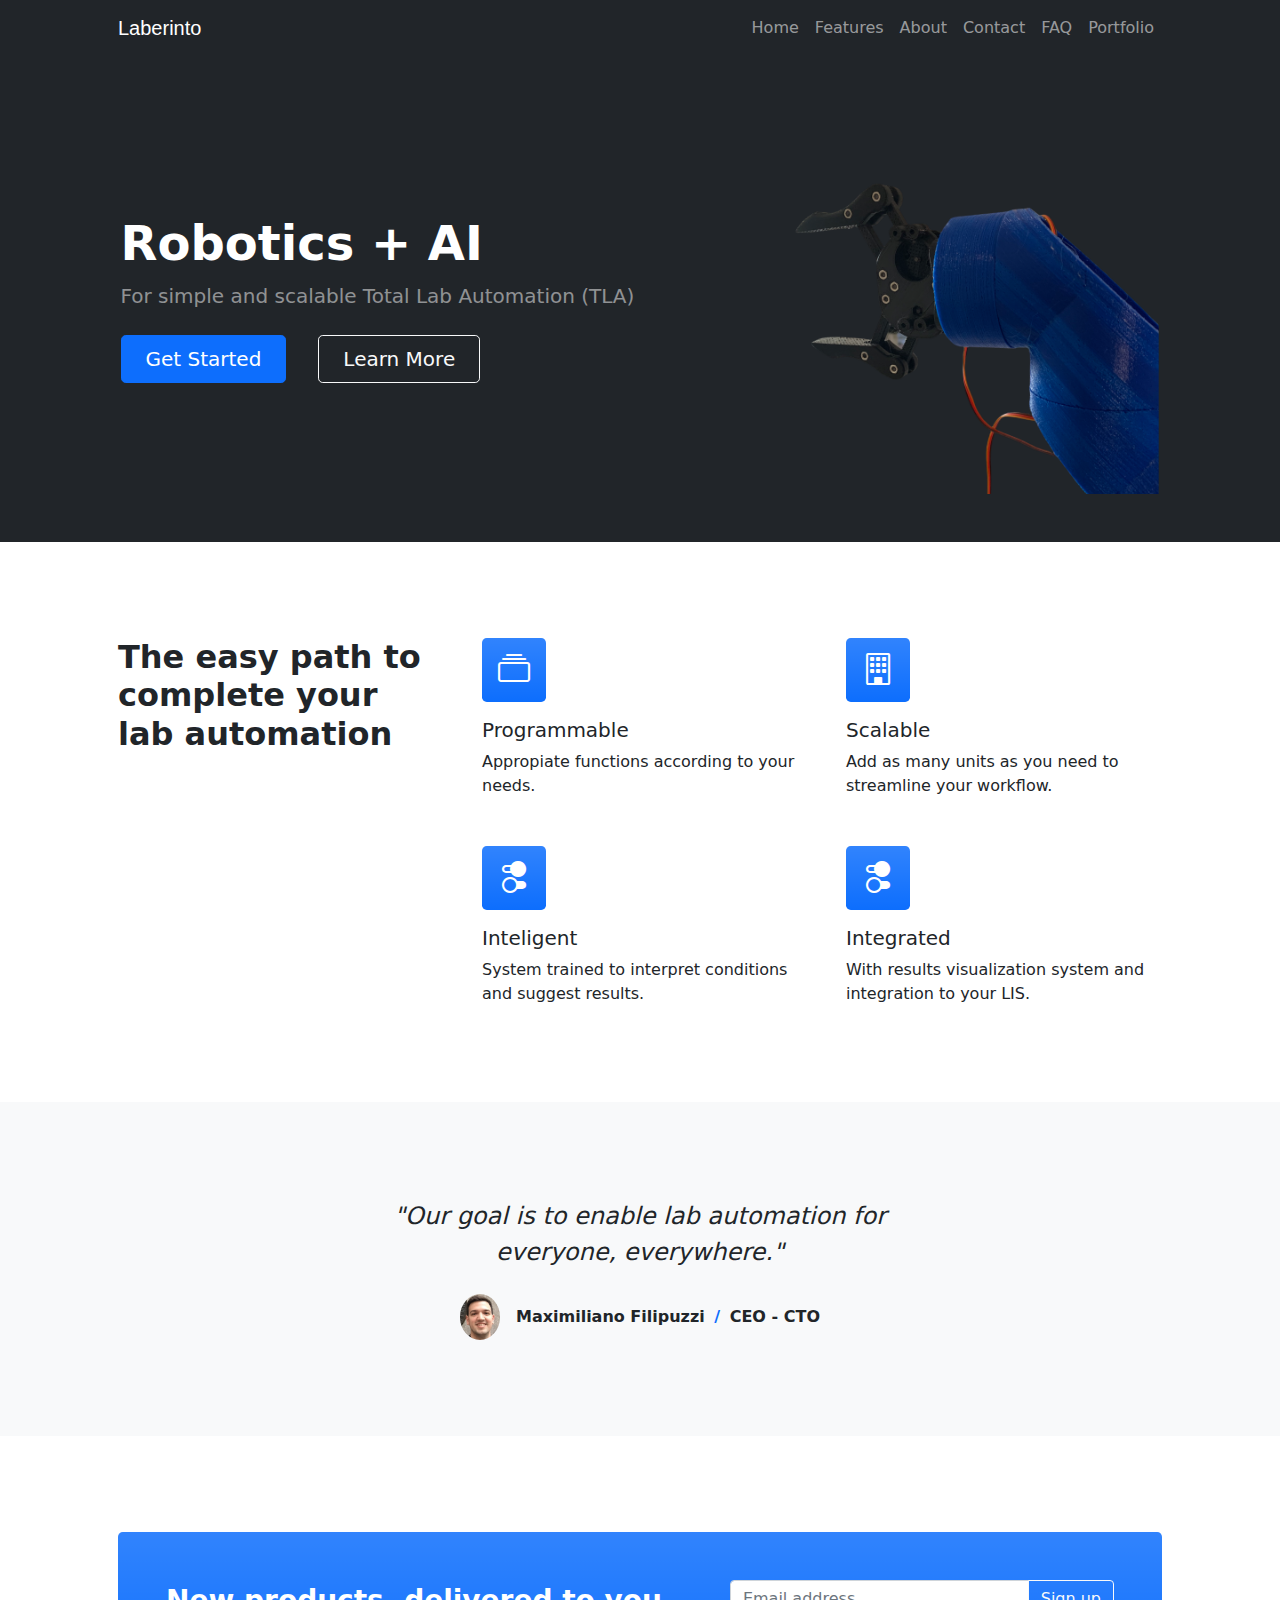
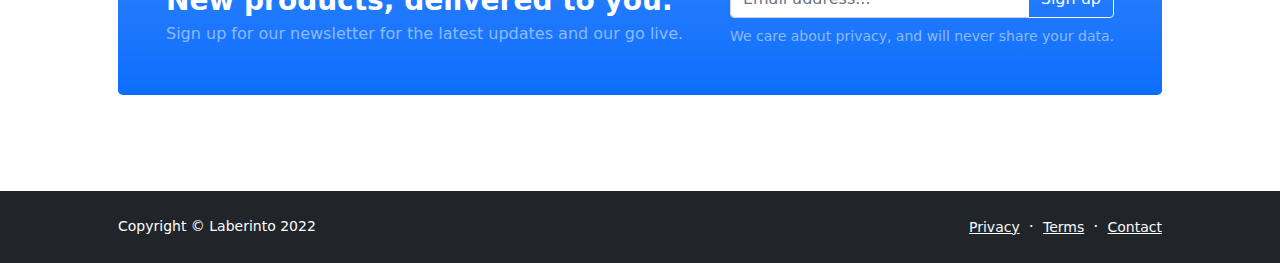
<file: index.html>
<!DOCTYPE html>
<html lang="en">
    <head>
        <meta charset="utf-8" />
        <meta name="viewport" content="width=device-width, initial-scale=1, shrink-to-fit=no" />
        <meta name="description" content="" />
        <meta name="author" content="" />
        <title>Laberinto - Sitio Oficial</title>
        <!-- Favicon-->
        <link rel="icon" type="image/x-icon" href="assets/favicon.ico" />
        <!-- Bootstrap icons-->
        <link href="https://cdn.jsdelivr.net/npm/bootstrap-icons@1.5.0/font/bootstrap-icons.css" rel="stylesheet" />
        <!-- Core theme CSS (includes Bootstrap)-->
        <link href="css/styles.css" rel="stylesheet" />
    </head>
    <body class="d-flex flex-column h-100">
        <main class="flex-shrink-0">
            <!-- Navigation-->
            <nav class="navbar navbar-expand-lg navbar-dark bg-dark">
                <div class="container px-5">
                    <a class="navbar-brand custom-font" href="index.html">Laberinto</a>
                    <button class="navbar-toggler" type="button" data-bs-toggle="collapse" data-bs-target="#navbarSupportedContent" aria-controls="navbarSupportedContent" aria-expanded="false" aria-label="Toggle navigation"><span class="navbar-toggler-icon"></span></button>
                    <div class="collapse navbar-collapse" id="navbarSupportedContent">
                        <ul class="navbar-nav ms-auto mb-2 mb-lg-0">
                            <li class="nav-item"><a class="nav-link" href="index.html">Home</a></li>
                            <li class="nav-item"><a class="nav-link" href="features.html">Features</a></li>
                            <li class="nav-item"><a class="nav-link" href="about.html">About</a></li>
                            <li class="nav-item"><a class="nav-link" href="contact.html">Contact</a></li>
                            <!-- <li class="nav-item"><a class="nav-link" href="pricing.html">Pricing</a></li> -->
                            <li class="nav-item"><a class="nav-link" href="faq.html">FAQ</a></li>
                            <!-- <li class="nav-item dropdown">
                                <a class="nav-link dropdown-toggle" id="navbarDropdownBlog" href="#" role="button" data-bs-toggle="dropdown" aria-expanded="false">Blog</a>
                                <ul class="dropdown-menu dropdown-menu-end" aria-labelledby="navbarDropdownBlog">
                                    <li><a class="dropdown-item" href="blog-home.html">Blog Home</a></li>
                                    <li><a class="dropdown-item" href="blog-post.html">Blog Post</a></li>
                                </ul>
                            </li> -->
                            <li class="nav-item"><a class="nav-link" href="portfolio-overview.html">Portfolio</a></li>
                            <!-- <li class="nav-item dropdown">
                                <a class="nav-link dropdown-toggle" id="navbarDropdownPortfolio" href="#" role="button" data-bs-toggle="dropdown" aria-expanded="false">Portfolio</a>
                                <ul class="dropdown-menu dropdown-menu-end" aria-labelledby="navbarDropdownPortfolio">
                                    <li><a class="dropdown-item" href="portfolio-overview.html">Portfolio Overview</a></li>
                                    <li><a class="dropdown-item" href="portfolio-item.html">Portfolio Item</a></li>
                                </ul>
                            </li> -->
                        </ul>
                    </div>
                </div>
            </nav>
            <!-- Header-->
            <header class="bg-dark py-5">
                <div class="container px-5">
                    <div class="row gx-5 align-items-center justify-content-center">
                        <div class="col-lg-8 col-xl-7 col-xxl-6">
                            <div class="my-5 text-center text-xl-start">
                                <h1 class="display-5 fw-bolder text-white mb-2">Robotics + AI</h1>
                                <p class="lead fw-normal text-white-50 mb-4">For simple and scalable Total Lab Automation (TLA)</p>
                                <div class="d-grid gap-3 d-sm-flex justify-content-sm-center justify-content-xl-start">
                                    <a class="btn btn-primary btn-lg px-4 me-sm-3" href="#features">Get Started</a>
                                    <a class="btn btn-outline-light btn-lg px-4" href="aboutv2.html">Learn More</a>
                                </div>
                            </div>
                        </div>
                        <div class="col-xl-5 col-xxl-6 d-none d-xl-block text-center cropped">
                            <img class="img-fluid rounded-3 my-5" src="media/PhotoRoom_20220316_174454.PNG" alt="..." width="400px" style = "transform: scale(-1,1);" />
                        </div>
                    </div>
                </div>
            </header>
            <!-- Features section-->
            <section class="py-5" id="features">
                <div class="container px-5 my-5">
                    <div class="row gx-5">
                        <div class="col-lg-4 mb-5 mb-lg-0"><h2 class="fw-bolder mb-0">The easy path to complete your lab automation</h2></div>
                        <div class="col-lg-8">
                            <div class="row gx-5 row-cols-1 row-cols-md-2">
                                <div class="col mb-5 h-100">
                                    <div class="feature bg-primary bg-gradient text-white rounded-3 mb-3"><i class="bi bi-collection"></i></div>
                                    <h2 class="h5">Programmable</h2>
                                    <p class="mb-0">Appropiate functions according to your needs.</p>
                                </div>
                                <div class="col mb-5 h-100">
                                    <div class="feature bg-primary bg-gradient text-white rounded-3 mb-3"><i class="bi bi-building"></i></div>
                                    <h2 class="h5">Scalable</h2>
                                    <p class="mb-0">Add as many units as you need to streamline your workflow.</p>
                                </div>
                                <div class="col mb-5 mb-md-0 h-100">
                                    <div class="feature bg-primary bg-gradient text-white rounded-3 mb-3"><i class="bi bi-toggles2"></i></div>
                                    <h2 class="h5">Inteligent</h2>
                                    <p class="mb-0">System trained to interpret conditions and suggest results.</p>
                                </div>
                                <div class="col h-100">
                                    <div class="feature bg-primary bg-gradient text-white rounded-3 mb-3"><i class="bi bi-toggles2"></i></div>
                                    <h2 class="h5">Integrated</h2>
                                    <p class="mb-0">With results visualization system and integration to your LIS.</p>
                                </div>
                            </div>
                        </div>
                    </div>
                </div>
            </section>
            <!-- Testimonial section-->
            <div class="py-5 bg-light">
                <div class="container px-5 my-5">
                    <div class="row gx-5 justify-content-center">
                        <div class="col-lg-10 col-xl-7">
                            <div class="text-center">
                                <div class="fs-4 mb-4 fst-italic">"Our goal is to enable lab automation for everyone, everywhere."</div>
                                <div class="d-flex align-items-center justify-content-center">
                                    <img class="rounded-circle me-3" src="media/maxi.png" alt="..." width="40"/>
                                    <div class="fw-bold">
                                        Maximiliano Filipuzzi
                                        <span class="fw-bold text-primary mx-1">/</span>
                                        CEO - CTO
                                    </div>
                                </div>
                            </div>
                        </div>
                    </div>
                </div>
            </div>
            <!-- Blog preview section-->
            <section class="py-5">
                <div class="container px-5 my-5">
                    <!-- Call to action-->
                    <aside class="bg-primary bg-gradient rounded-3 p-4 p-sm-5 mt-5">
                        <div class="d-flex align-items-center justify-content-between flex-column flex-xl-row text-center text-xl-start">
                            <div class="mb-4 mb-xl-0">
                                <div class="fs-3 fw-bold text-white">New products, delivered to you.</div>
                                <div class="text-white-50">Sign up for our newsletter for the latest updates and our go live.</div>
                            </div>
                            <div class="ms-xl-4">
                                <div class="input-group mb-2">
                                    <input class="form-control" type="text" placeholder="Email address..." aria-label="Email address..." aria-describedby="button-newsletter" />
                                    <button class="btn btn-outline-light" id="button-newsletter" type="button">Sign up</button>
                                </div>
                                <div class="small text-white-50">We care about privacy, and will never share your data.</div>
                            </div>
                        </div>
                    </aside>
                </div>
            </section>
        </main>
        <!-- Footer-->
        <footer class="bg-dark py-4 mt-auto">
            <div class="container px-5">
                <div class="row align-items-center justify-content-between flex-column flex-sm-row">
                    <div class="col-auto"><div class="small m-0 text-white">Copyright &copy; Laberinto 2022</div></div>
                    <div class="col-auto">
                        <a class="link-light small" href="#!">Privacy</a>
                        <span class="text-white mx-1">&middot;</span>
                        <a class="link-light small" href="#!">Terms</a>
                        <span class="text-white mx-1">&middot;</span>
                        <a class="link-light small" href="#!">Contact</a>
                    </div>
                </div>
            </div>
        </footer>
        <!-- Bootstrap core JS-->
        <script src="https://cdn.jsdelivr.net/npm/bootstrap@5.1.3/dist/js/bootstrap.bundle.min.js"></script>
        <!-- Core theme JS-->
        <script src="js/scripts.js"></script>
    </body>
</html>
</file>
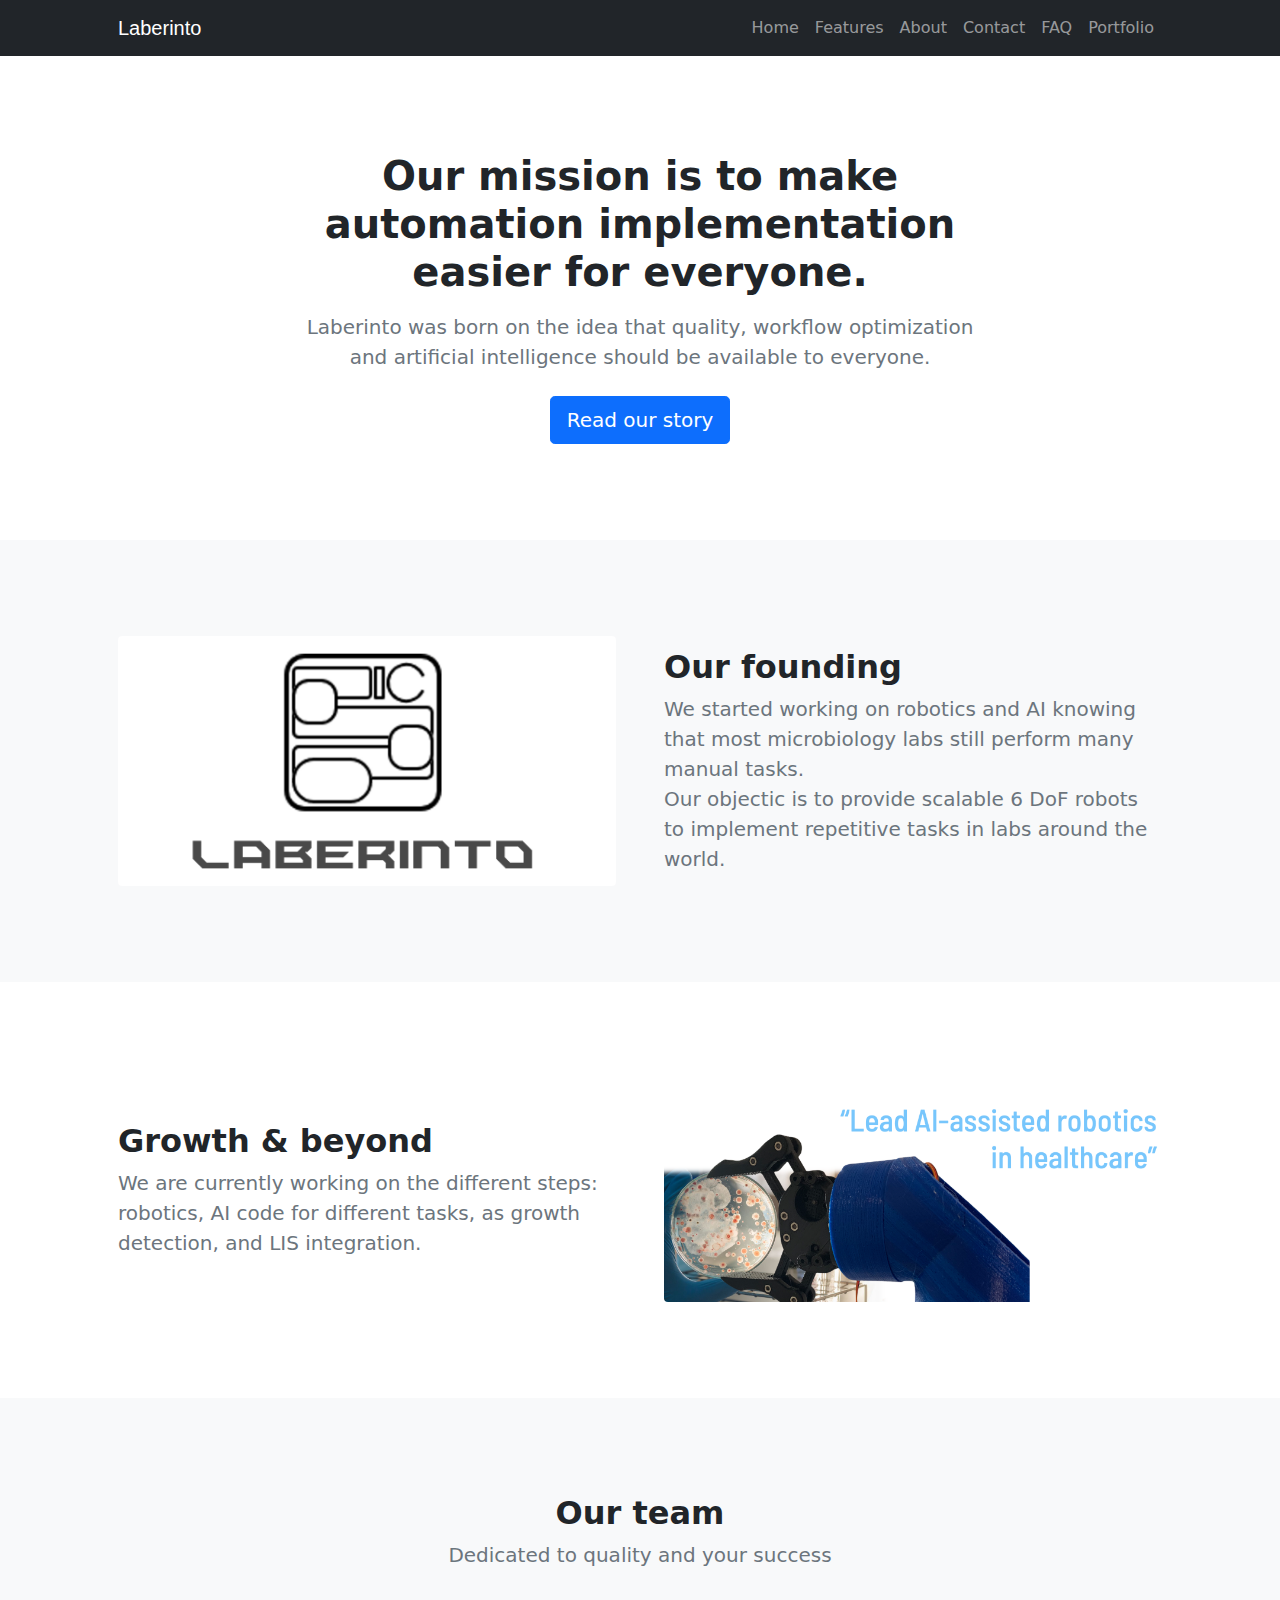
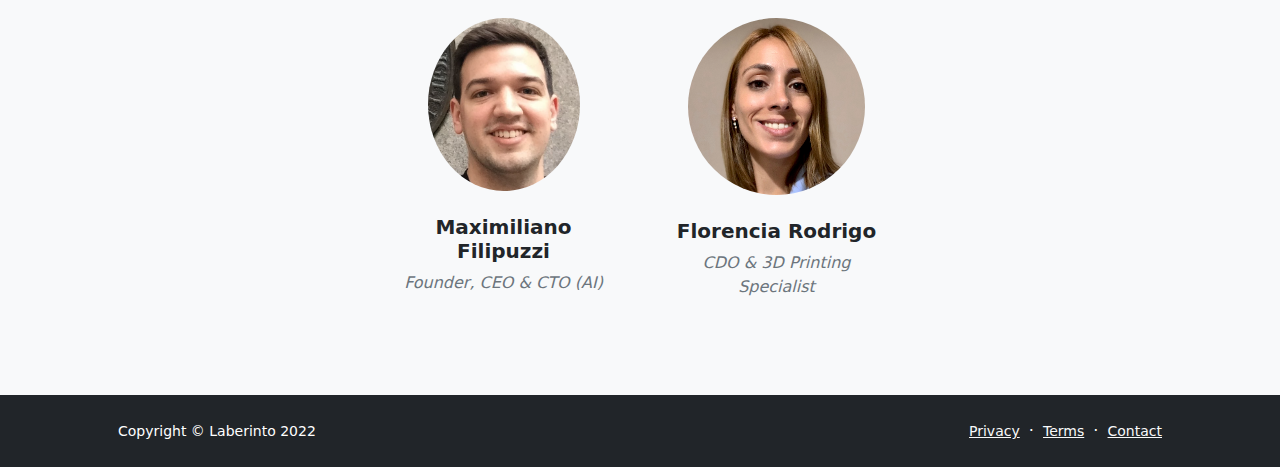
<file: about.html>
<!DOCTYPE html>
<html lang="en">
    <head>
        <meta charset="utf-8" />
        <meta name="viewport" content="width=device-width, initial-scale=1, shrink-to-fit=no" />
        <meta name="description" content="" />
        <meta name="author" content="" />
        <title>Modern Business - Start Bootstrap Template</title>
        <!-- Favicon-->
        <link rel="icon" type="image/x-icon" href="assets/favicon.ico" />
        <!-- Bootstrap icons-->
        <link href="https://cdn.jsdelivr.net/npm/bootstrap-icons@1.5.0/font/bootstrap-icons.css" rel="stylesheet" />
        <!-- Core theme CSS (includes Bootstrap)-->
        <link href="css/styles.css" rel="stylesheet" />
    </head>
    <body class="d-flex flex-column">
        <main class="flex-shrink-0">
            <!-- Navigation-->
            <nav class="navbar navbar-expand-lg navbar-dark bg-dark">
                <div class="container px-5">
                    <a class="navbar-brand custom-font" href="index.html">Laberinto</a>
                    <button class="navbar-toggler" type="button" data-bs-toggle="collapse" data-bs-target="#navbarSupportedContent" aria-controls="navbarSupportedContent" aria-expanded="false" aria-label="Toggle navigation"><span class="navbar-toggler-icon"></span></button>
                    <div class="collapse navbar-collapse" id="navbarSupportedContent">
                        <ul class="navbar-nav ms-auto mb-2 mb-lg-0">
                            <li class="nav-item"><a class="nav-link" href="index.html">Home</a></li>
                            <li class="nav-item"><a class="nav-link" href="features.html">Features</a></li>
                            <li class="nav-item"><a class="nav-link" href="about.html">About</a></li>
                            <li class="nav-item"><a class="nav-link" href="contact.html">Contact</a></li>
                            <li class="nav-item"><a class="nav-link" href="faq.html">FAQ</a></li>
                            <li class="nav-item"><a class="nav-link" href="portfolio-overview.html">Portfolio</a></li>
                        </ul>
                    </div>
                </div>
            </nav>
            <!-- Header-->
            <header class="py-5">
                <div class="container px-5">
                    <div class="row justify-content-center">
                        <div class="col-lg-8 col-xxl-6">
                            <div class="text-center my-5">
                                <h1 class="fw-bolder mb-3">Our mission is to make automation implementation easier for everyone.</h1>
                                <p class="lead fw-normal text-muted mb-4">Laberinto was born on the idea that quality, workflow optimization and artificial intelligence should be available to everyone.</p>
                                <a class="btn btn-primary btn-lg" href="#scroll-target">Read our story</a>
                            </div>
                        </div>
                    </div>
                </div>
            </header>
            <!-- About section one-->
            <section class="py-5 bg-light" id="scroll-target">
                <div class="container px-5 my-5">
                    <div class="row gx-5 align-items-center">
                        <div class="col-lg-6"><img class="img-fluid rounded mb-5 mb-lg-0" src="media/logo2.png" alt="..." /></div>
                        <div class="col-lg-6">
                            <h2 class="fw-bolder">Our founding</h2>
                            <p class="lead fw-normal text-muted mb-0">We started working on robotics and AI knowing that most microbiology labs still perform many manual tasks.</p>
                            <p class="lead fw-normal text-muted mb-0">Our objectic is to provide scalable 6 DoF robots to implement repetitive tasks in labs around the world.</p>
                        </div>
                    </div>
                </div>
            </section>
            <!-- About section two-->
            <section class="py-5">
                <div class="container px-5 my-5">
                    <div class="row gx-5 align-items-center">
                        <div class="col-lg-6 order-first order-lg-last"><img class="img-fluid rounded mb-5 mb-lg-0" src="media/imagen2.png" alt="..." /></div>
                        <div class="col-lg-6">
                            <h2 class="fw-bolder">Growth &amp; beyond</h2>
                            <p class="lead fw-normal text-muted mb-0">We are currently working on the different steps: robotics, AI code for different tasks, as growth detection, and LIS integration.</p>
                        </div>
                    </div>
                </div>
            </section>
            <!-- Team members section-->
            <section class="py-5 bg-light">
                <div class="container px-5 my-5">
                    <div class="text-center">
                        <h2 class="fw-bolder">Our team</h2>
                        <p class="lead fw-normal text-muted mb-5">Dedicated to quality and your success</p>
                    </div>
                    <div class="row gx-5 row-cols-1 row-cols-sm-2 row-cols-xl-4 justify-content-center">
                        <div class="col mb-5 mb-5 mb-xl-0">
                            <div class="text-center">
                                <img class="img-fluid rounded-circle mb-4 px-4" src="media/maxi.png" alt="..." width="200px"/>
                                <h5 class="fw-bolder">Maximiliano Filipuzzi</h5>
                                <div class="fst-italic text-muted">Founder, CEO &amp; CTO (AI)</div>
                            </div>
                        </div>
                        <div class="col mb-5 mb-5 mb-xl-0">
                            <div class="text-center">
                                <img class="img-fluid rounded-circle mb-4 px-4" src="media/flor.png" alt="..." width="300px"/>
                                <h5 class="fw-bolder">Florencia Rodrigo</h5>
                                <div class="fst-italic text-muted">CDO & 3D Printing Specialist</div>
                            </div>
                        </div>
                        <!-- <div class="col mb-5 mb-5 mb-sm-0">
                            <div class="text-center">
                                <img class="img-fluid rounded-circle mb-4 px-4" src="https://dummyimage.com/150x150/ced4da/6c757d" alt="..." />
                                <h5 class="fw-bolder">Juan Manuel Filipuzzi</h5>
                                <div class="fst-italic text-muted">CMO</div>
                            </div>
                        </div> -->
                        <!-- <div class="col mb-5">
                            <div class="text-center">
                                <img class="img-fluid rounded-circle mb-4 px-4" src="media/cmo_vitalink.png" alt="..." width="240px"/>
                                <h5 class="fw-bolder">Juan Manuel Filipuzzi</h5>
                                <div class="fst-italic text-muted">CMO</div>
                            </div>
                        </div> -->
                    </div>
                </div>
            </section>
        </main>
        <!-- Footer-->
        <footer class="bg-dark py-4 mt-auto">
            <div class="container px-5">
                <div class="row align-items-center justify-content-between flex-column flex-sm-row">
                    <div class="col-auto"><div class="small m-0 text-white">Copyright &copy; Laberinto 2022</div></div>
                    <div class="col-auto">
                        <a class="link-light small" href="#!">Privacy</a>
                        <span class="text-white mx-1">&middot;</span>
                        <a class="link-light small" href="#!">Terms</a>
                        <span class="text-white mx-1">&middot;</span>
                        <a class="link-light small" href="#!">Contact</a>
                    </div>
                </div>
            </div>
        </footer>
        <!-- Bootstrap core JS-->
        <script src="https://cdn.jsdelivr.net/npm/bootstrap@5.1.3/dist/js/bootstrap.bundle.min.js"></script>
        <!-- Core theme JS-->
        <script src="js/scripts.js"></script>
    </body>
</html>
</file>
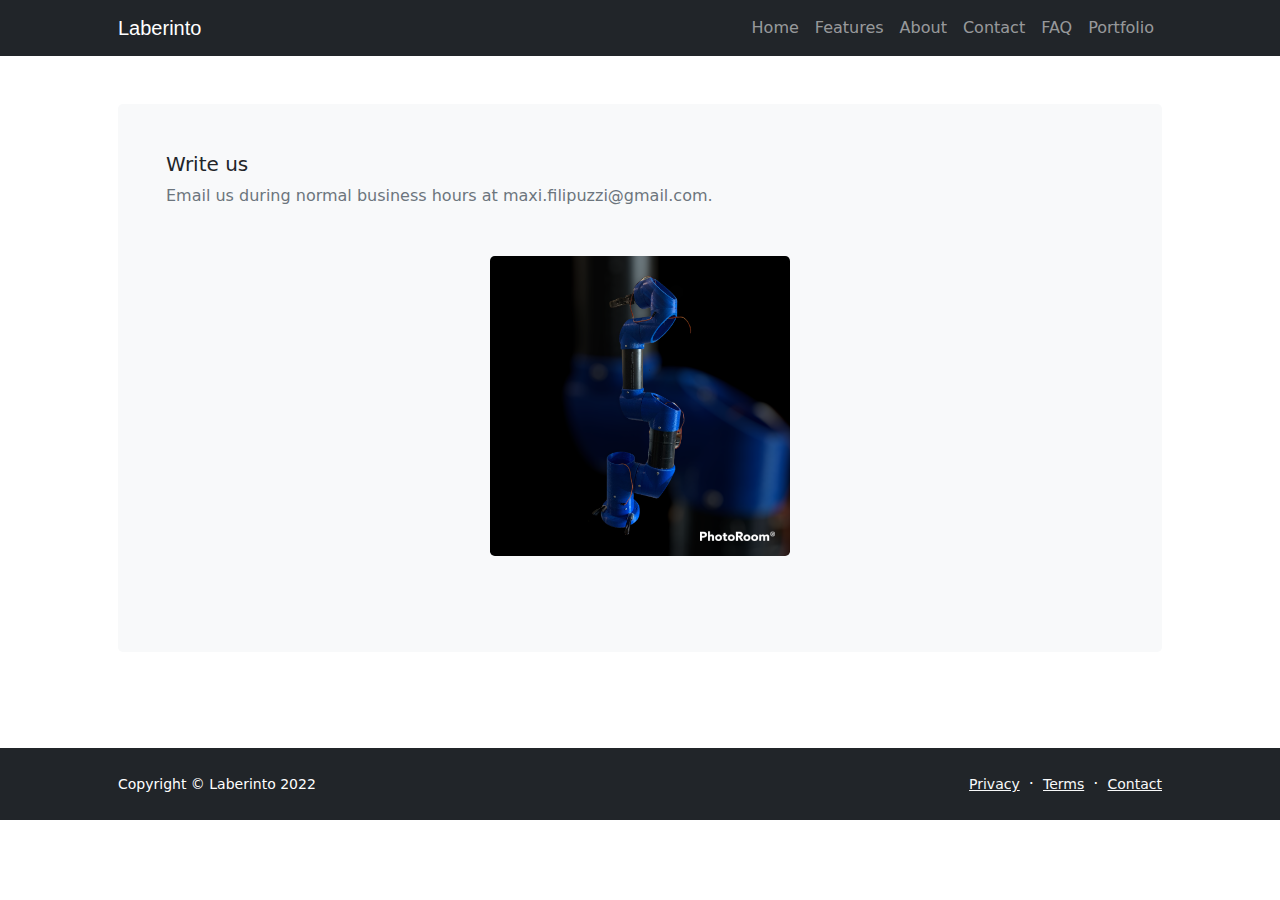
<file: contact.html>
<!DOCTYPE html>
<html lang="en">
    <head>
        <meta charset="utf-8" />
        <meta name="viewport" content="width=device-width, initial-scale=1, shrink-to-fit=no" />
        <meta name="description" content />
        <meta name="author" content />
        <title>Modern Business - Start Bootstrap Template</title>
        <!-- Favicon-->
        <link rel="icon" type="image/x-icon" href="assets/favicon.ico" />
        <!-- Bootstrap icons-->
        <link href="https://cdn.jsdelivr.net/npm/bootstrap-icons@1.5.0/font/bootstrap-icons.css" rel="stylesheet" />
        <!-- Core theme CSS (includes Bootstrap)-->
        <link href="css/styles.css" rel="stylesheet" />
    </head>
    <body class="d-flex flex-column">
        <main class="flex-shrink-0">
            <!-- Navigation-->
            <nav class="navbar navbar-expand-lg navbar-dark bg-dark">
                <div class="container px-5">
                    <a class="navbar-brand custom-font" href="index.html">Laberinto</a>
                    <button class="navbar-toggler" type="button" data-bs-toggle="collapse" data-bs-target="#navbarSupportedContent" aria-controls="navbarSupportedContent" aria-expanded="false" aria-label="Toggle navigation"><span class="navbar-toggler-icon"></span></button>
                    <div class="collapse navbar-collapse" id="navbarSupportedContent">
                        <ul class="navbar-nav ms-auto mb-2 mb-lg-0">
                            <li class="nav-item"><a class="nav-link" href="index.html">Home</a></li>
                            <li class="nav-item"><a class="nav-link" href="features.html">Features</a></li>
                            <li class="nav-item"><a class="nav-link" href="about.html">About</a></li>
                            <li class="nav-item"><a class="nav-link" href="contact.html">Contact</a></li>
                            <li class="nav-item"><a class="nav-link" href="faq.html">FAQ</a></li>
                            <li class="nav-item"><a class="nav-link" href="portfolio-overview.html">Portfolio</a></li>
                        </ul>
                    </div>
                </div>
            </nav>
            <!-- Page content-->
            <section class="py-5">
                <div class="container px-5">
                    <!-- Contact form-->
                    <div class="bg-light rounded-3 py-5 px-4 px-md-5 mb-5 align-self-center justify-content-center">
                        <div class="h5">Write us</div>
                        <p class="text-muted mb-0">Email us during normal business hours at maxi.filipuzzi@gmail.com.</p>
                        <img class="img-fluid rounded-3 my-5" src="media/PhotoRoom_20220316_174207.PNG" alt="..." width="300px" style="display: block; margin-left: auto; margin-right: auto;"/>
                    </div>
                    <!-- Contact cards-->
                    <!-- <div class="row gx-5 row-cols-2 row-cols-lg-4 py-5">
                        <div class="col">
                            <div class="feature bg-primary bg-gradient text-white rounded-3 mb-3"><i class="bi bi-chat-dots"></i></div>
                            <div class="h5 mb-2">Chat with us</div>
                            <p class="text-muted mb-0">Chat live with one of our support specialists.</p>
                        </div>
                        <div class="col">
                            <div class="feature bg-primary bg-gradient text-white rounded-3 mb-3"><i class="bi bi-people"></i></div>
                            <div class="h5">Ask the community</div>
                            <p class="text-muted mb-0">Explore our community forums and communicate with other users.</p>
                        </div>
                        <div class="col">
                            <div class="feature bg-primary bg-gradient text-white rounded-3 mb-3"><i class="bi bi-question-circle"></i></div>
                            <div class="h5">Support center</div>
                            <p class="text-muted mb-0">Browse FAQ's and support articles to find solutions.</p>
                        </div>
                        <div class="col">
                            <div class="feature bg-primary bg-gradient text-white rounded-3 mb-3"><i class="bi bi-telephone"></i></div>
                            <div class="h5">Write us</div>
                            <p class="text-muted mb-0">Email us during normal business hours at maxi.filipuzzi@gmail.com.</p>
                        </div>
                    </div> -->
                </div>
            </section>
        </main>
        <!-- Footer-->
        <footer class="bg-dark py-4 mt-auto">
            <div class="container px-5">
                <div class="row align-items-center justify-content-between flex-column flex-sm-row">
                    <div class="col-auto"><div class="small m-0 text-white">Copyright &copy; Laberinto 2022</div></div>
                    <div class="col-auto">
                        <a class="link-light small" href="#!">Privacy</a>
                        <span class="text-white mx-1">&middot;</span>
                        <a class="link-light small" href="#!">Terms</a>
                        <span class="text-white mx-1">&middot;</span>
                        <a class="link-light small" href="#!">Contact</a>
                    </div>
                </div>
            </div>
        </footer>
        <!-- Bootstrap core JS-->
        <script src="https://cdn.jsdelivr.net/npm/bootstrap@5.1.3/dist/js/bootstrap.bundle.min.js"></script>
        <!-- Core theme JS-->
        <script src="js/scripts.js"></script>
        <!-- * * * * * * * * * * * * * * * * * * * * * * * * * * * * * * * * * * * * * * * *-->
        <!-- * *                               SB Forms JS                               * *-->
        <!-- * * Activate your form at https://startbootstrap.com/solution/contact-forms * *-->
        <!-- * * * * * * * * * * * * * * * * * * * * * * * * * * * * * * * * * * * * * * * *-->
        <script src="https://cdn.startbootstrap.com/sb-forms-latest.js"></script>
    </body>
</html>
</file>
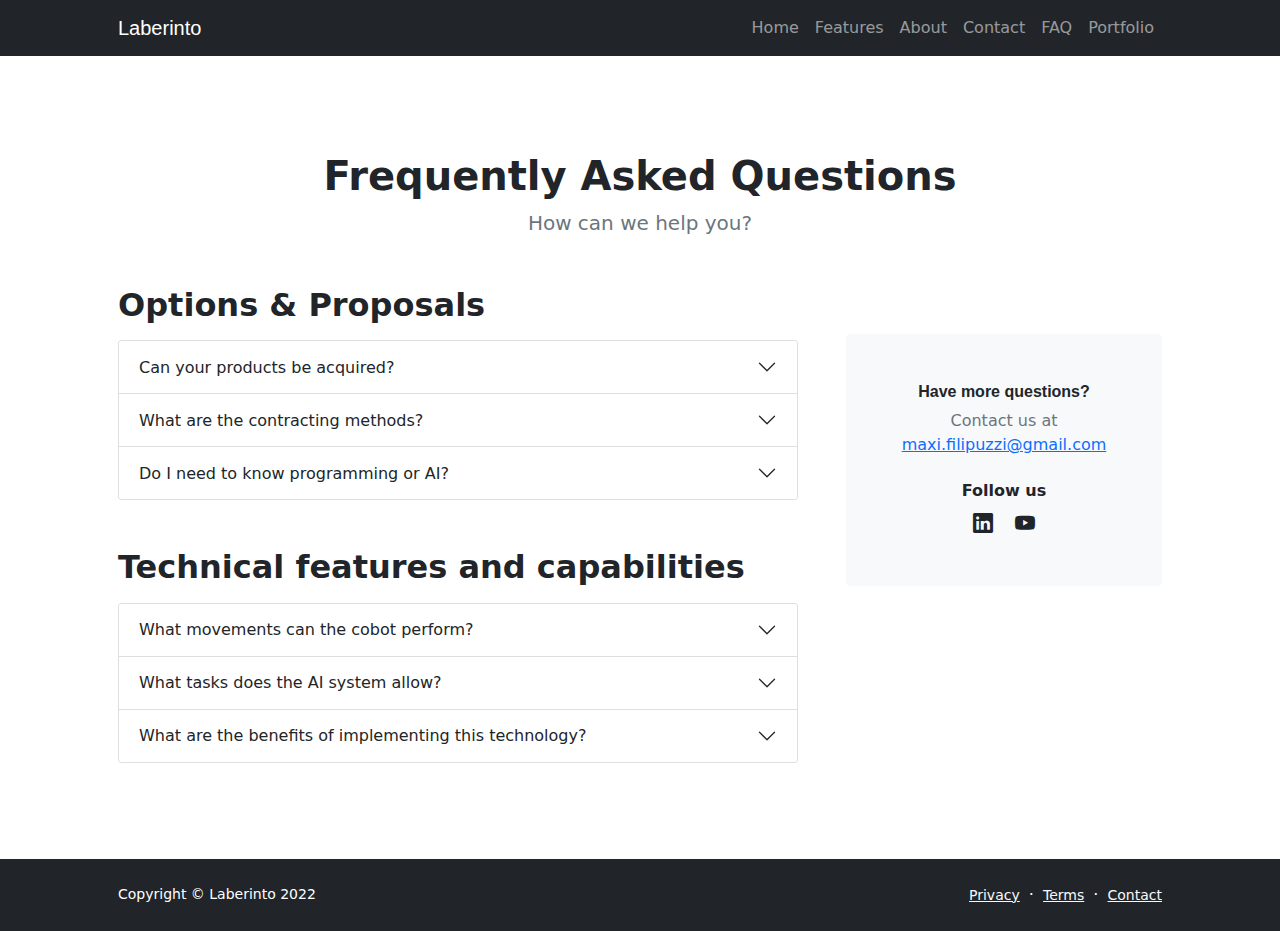
<file: faq.html>
<!DOCTYPE html>
<html lang="en">
    <head>
        <meta charset="utf-8" />
        <meta name="viewport" content="width=device-width, initial-scale=1, shrink-to-fit=no" />
        <meta name="description" content="" />
        <meta name="author" content="" />
        <title>Modern Business - Start Bootstrap Template</title>
        <!-- Favicon-->
        <link rel="icon" type="image/x-icon" href="assets/favicon.ico" />
        <!-- Bootstrap icons-->
        <link href="https://cdn.jsdelivr.net/npm/bootstrap-icons@1.5.0/font/bootstrap-icons.css" rel="stylesheet" />
        <!-- Core theme CSS (includes Bootstrap)-->
        <link href="css/styles.css" rel="stylesheet" />
        <link href="http://fonts.cdnfonts.com/css/nechao-sharp" rel="stylesheet">
        <style>
            @import url('http://fonts.cdnfonts.com/css/nechao-sharp');
        </style>
    </head>
    <body class="d-flex flex-column h-100">
        <main class="flex-shrink-0">
            <!-- Navigation-->
            <nav class="navbar navbar-expand-lg navbar-dark bg-dark">
                <div class="container px-5">
                    <a class="navbar-brand custom-font" href="index.html">Laberinto</a>
                    <button class="navbar-toggler" type="button" data-bs-toggle="collapse" data-bs-target="#navbarSupportedContent" aria-controls="navbarSupportedContent" aria-expanded="false" aria-label="Toggle navigation"><span class="navbar-toggler-icon"></span></button>
                    <div class="collapse navbar-collapse" id="navbarSupportedContent">
                        <ul class="navbar-nav ms-auto mb-2 mb-lg-0">
                            <li class="nav-item"><a class="nav-link" href="index.html">Home</a></li>
                            <li class="nav-item"><a class="nav-link" href="features.html">Features</a></li>
                            <li class="nav-item"><a class="nav-link" href="about.html">About</a></li>
                            <li class="nav-item"><a class="nav-link" href="contact.html">Contact</a></li>
                            <li class="nav-item"><a class="nav-link" href="faq.html">FAQ</a></li>
                            <li class="nav-item"><a class="nav-link" href="portfolio-overview.html">Portfolio</a></li>
                        </ul>
                    </div>
                </div>
            </nav>
            <!-- Page Content-->
            <section class="py-5">
                <div class="container px-5 my-5">
                    <div class="text-center mb-5">
                        <h1 class="fw-bolder">Frequently Asked Questions</h1>
                        <p class="lead fw-normal text-muted mb-0">How can we help you?</p>
                    </div>
                    <div class="row gx-5">
                        <div class="col-xl-8">
                            <!-- FAQ Accordion 1-->
                            <h2 class="fw-bolder mb-3">Options &amp; Proposals</h2>
                            <div class="accordion mb-5" id="accordionExample">
                                <div class="accordion-item">
                                    <h3 class="accordion-header" id="headingOne"><button class="accordion-button collapsed" type="button" data-bs-toggle="collapse" data-bs-target="#collapseOne" aria-expanded="true" aria-controls="collapseOne">Can your products be acquired?</button></h3>
                                    <div class="accordion-collapse collapse" id="collapseOne" aria-labelledby="headingOne" data-bs-parent="#accordionExample">
                                        <div class="accordion-body">
                                            <strong>Not yet, sorry.</strong>
                                            We are still working on the first release, while getting funding to go-live in Argentina and the rest of LATAM.
                                            As soon as we are ready to start with our cobot and AI solution, we will let you know! (remember to sign up for our newsletter).
                                        </div>
                                    </div>
                                </div>
                                <div class="accordion-item">
                                    <h3 class="accordion-header" id="headingTwo"><button class="accordion-button collapsed" type="button" data-bs-toggle="collapse" data-bs-target="#collapseTwo" aria-expanded="false" aria-controls="collapseTwo">What are the contracting methods?</button></h3>
                                    <div class="accordion-collapse collapse" id="collapseTwo" aria-labelledby="headingTwo" data-bs-parent="#accordionExample">
                                        <div class="accordion-body">
                                            <strong>Based on your needs, our cobot will be available to purchase or rent.</strong>
                                            Each of our modalities will be accompanied by a service proposal to accompany you in your learning and programming of the tasks to be carried out.
                                            On the other hand, the base computer system will be provided free of charge, for a correct functioning of the cobot, and additional features can be enabled as required.
                                        </div>
                                    </div>
                                </div>
                                <div class="accordion-item">
                                    <h3 class="accordion-header" id="headingThree"><button class="accordion-button collapsed" type="button" data-bs-toggle="collapse" data-bs-target="#collapseThree" aria-expanded="false" aria-controls="collapseThree">Do I need to know programming or AI?</button></h3>
                                    <div class="accordion-collapse collapse" id="collapseThree" aria-labelledby="headingThree" data-bs-parent="#accordionExample">
                                        <div class="accordion-body">
                                            <strong>Not at all!</strong>
                                            Our team will help you to "let the cobot know" how to do each task. On the other hand, if you want to teach your cobot, the system allow you to create a worflow of different moves to develop a pattern.
                                            If you need more "complicated" movements (that the cobot is able to do), we will help you with the configuration.
                                        </div>
                                    </div>
                                </div>
                            </div>
                            <!-- FAQ Accordion 2-->
                            <h2 class="fw-bolder mb-3">Technical features and capabilities</h2>
                            <div class="accordion mb-5 mb-xl-0" id="accordionExample2">
                                <div class="accordion-item">
                                    <h3 class="accordion-header" id="headingFour"><button class="accordion-button collapsed" type="button" data-bs-toggle="collapse" data-bs-target="#collapseFour" aria-expanded="true" aria-controls="collapseFour">What movements can the cobot perform?</button></h3>
                                    <div class="accordion-collapse collapse" id="collapseFour" aria-labelledby="headingFour" data-bs-parent="#accordionExample2">
                                        <div class="accordion-body">
                                            <strong>This is a 6 DOF Robotic Arm.</strong>
                                            Our cobot consists of six servo motors, corresponding to the arm, elbow, wrist (2 degrees of freedom), five joints and one rotating base in all. Each joint can move in a certain range, and the base can be rotated about 180 degrees.
                                            Six degrees of freedom refers to movement in three-dimensional space, that is, the ability to move forward/backward, up/down, left/right, combined with rotation about three perpendicular axes.
                                            The only thing we cannot do is translation ... yet.
                                        </div>
                                    </div>
                                </div>
                                <div class="accordion-item">
                                    <h3 class="accordion-header" id="headingFive"><button class="accordion-button collapsed" type="button" data-bs-toggle="collapse" data-bs-target="#collapseFive" aria-expanded="false" aria-controls="collapseFive">What tasks does the AI system allow?</button></h3>
                                    <div class="accordion-collapse collapse" id="collapseFive" aria-labelledby="headingFive" data-bs-parent="#accordionExample2">
                                        <div class="accordion-body">
                                            <strong>Our laboratory automation solution is  positioned to offer standardized and scalable solutions.</strong>
                                            Including inoculation, incubation, plate imaging and much more.
                                            This will enable laboratories to improve the quality and accuracy of results through standardization of work.
                                        </div>
                                    </div>
                                </div>
                                <div class="accordion-item">
                                    <h3 class="accordion-header" id="headingSix"><button class="accordion-button collapsed" type="button" data-bs-toggle="collapse" data-bs-target="#collapseSix" aria-expanded="false" aria-controls="collapseSix">What are the benefits of implementing this technology?</button></h3>
                                    <div class="accordion-collapse collapse" id="collapseSix" aria-labelledby="headingSix" data-bs-parent="#accordionExample2">
                                        <div class="accordion-body">
                                            <strong>We understand that laboratories are challenged to meet the needs of their customers with continuously evolving sample volumes, shortages of qualified staff, increasing financial pressure from reduced budgets and changing diagnostic methods.</strong>
                                            Our solution helps prepare laboratories to meet these changing demands and achieve efficient, timely and cost-effective clinical bacteriological testing.
                                            We aim to maximize labor productivity, improve laboratory workflow, manage increased testing volumes and potentially impact turnaround time. Staff can then spend their valuable time working on significant cultures and less time on laborious and monotonous tasks.
                                        </div>
                                    </div>
                                </div>
                            </div>
                        </div>
                        <div class="col-xl-4">
                            <div class="card border-0 bg-light mt-xl-5">
                                <div class="card-body p-4 py-lg-5">
                                    <div class="d-flex align-items-center justify-content-center">
                                        <div class="text-center">
                                            <div class="h6 fw-bolder custom-font">Have more questions?</div>
                                            <p class="text-muted mb-4">
                                                Contact us at
                                                <br />
                                                <a href="#!">maxi.filipuzzi@gmail.com</a>
                                            </p>
                                            <div class="h6 fw-bolder">Follow us</div>
                                            <!-- <a class="fs-5 px-2 link-dark" href="#!"><i class="bi-twitter"></i></a>
                                            <a class="fs-5 px-2 link-dark" href="#!"><i class="bi-facebook"></i></a> -->
                                            <a class="fs-5 px-2 link-dark" href="#!"><i class="bi-linkedin"></i></a>
                                            <a class="fs-5 px-2 link-dark" href="#!"><i class="bi-youtube"></i></a>
                                        </div>
                                    </div>
                                </div>
                            </div>
                        </div>
                    </div>
                </div>
            </section>
        </main>
        <!-- Footer-->
        <footer class="bg-dark py-4 mt-auto">
            <div class="container px-5">
                <div class="row align-items-center justify-content-between flex-column flex-sm-row">
                    <div class="col-auto"><div class="small m-0 text-white">Copyright &copy; Laberinto 2022</div></div>
                    <div class="col-auto">
                        <a class="link-light small" href="#!">Privacy</a>
                        <span class="text-white mx-1">&middot;</span>
                        <a class="link-light small" href="#!">Terms</a>
                        <span class="text-white mx-1">&middot;</span>
                        <a class="link-light small" href="#!">Contact</a>
                    </div>
                </div>
            </div>
        </footer>
        <!-- Bootstrap core JS-->
        <script src="https://cdn.jsdelivr.net/npm/bootstrap@5.1.3/dist/js/bootstrap.bundle.min.js"></script>
        <!-- Core theme JS-->
        <script src="js/scripts.js"></script>
    </body>
</html>
</file>
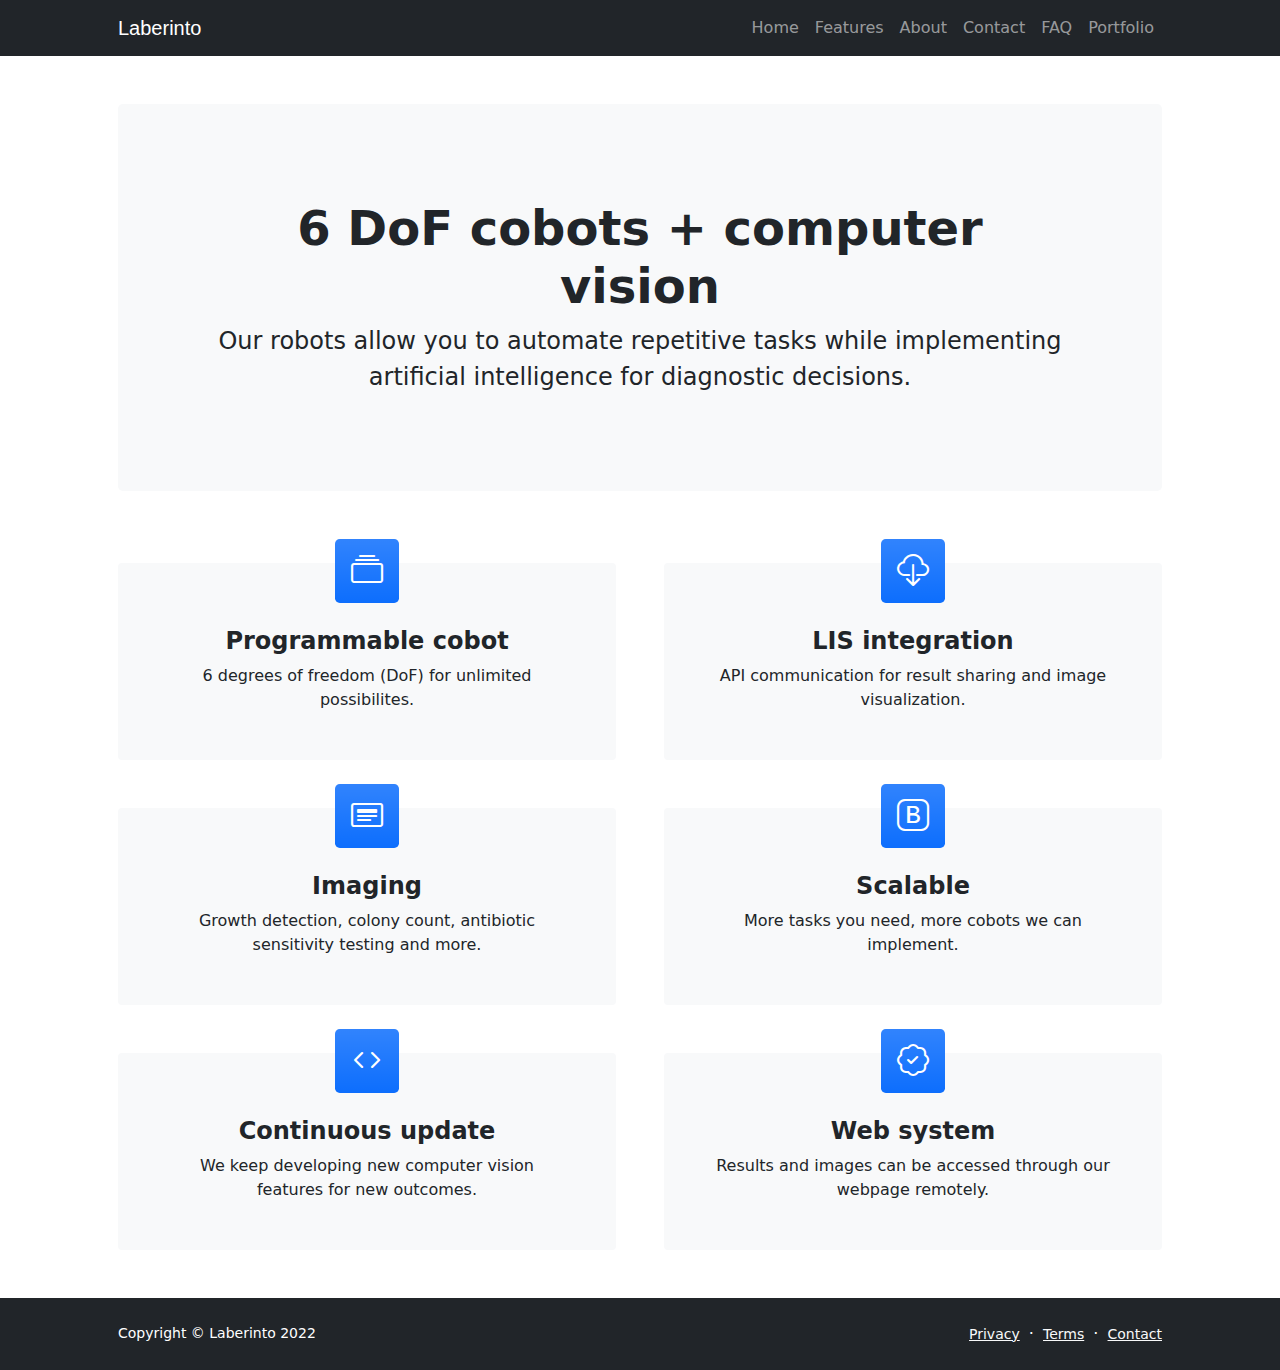
<file: features.html>
<!DOCTYPE html>
<html lang="en">
    <head>
        <meta charset="utf-8" />
        <meta name="viewport" content="width=device-width, initial-scale=1, shrink-to-fit=no" />
        <meta name="description" content="" />
        <meta name="author" content="" />
        <title>Heroic Features - Start Bootstrap Template</title>
        <!-- Favicon-->
        <link rel="icon" type="image/x-icon" href="assets/favicon.ico" />
        <!-- Bootstrap icons-->
        <link href="https://cdn.jsdelivr.net/npm/bootstrap-icons@1.4.1/font/bootstrap-icons.css" rel="stylesheet" />
        <!-- Core theme CSS (includes Bootstrap)-->
        <link href="css/styles.css" rel="stylesheet" />
    </head>
    <body>
        <!-- Responsive navbar-->
        <nav class="navbar navbar-expand-lg navbar-dark bg-dark">
            <div class="container px-5">
                <a class="navbar-brand custom-font" href="index.html">Laberinto</a>
                <button class="navbar-toggler" type="button" data-bs-toggle="collapse" data-bs-target="#navbarSupportedContent" aria-controls="navbarSupportedContent" aria-expanded="false" aria-label="Toggle navigation"><span class="navbar-toggler-icon"></span></button>
                <div class="collapse navbar-collapse" id="navbarSupportedContent">
                    <ul class="navbar-nav ms-auto mb-2 mb-lg-0">
                        <li class="nav-item"><a class="nav-link" href="index.html">Home</a></li>
                        <li class="nav-item"><a class="nav-link" href="features.html">Features</a></li>
                        <li class="nav-item"><a class="nav-link" href="about.html">About</a></li>
                        <li class="nav-item"><a class="nav-link" href="contact.html">Contact</a></li>
                        <li class="nav-item"><a class="nav-link" href="faq.html">FAQ</a></li>
                        <li class="nav-item"><a class="nav-link" href="portfolio-overview.html">Portfolio</a></li>
                    </ul>
                </div>
            </div>
        </nav>
        <!-- Header-->
        <header class="py-5">
            <div class="container px-lg-5">
                <div class="p-4 p-lg-5 bg-light rounded-3 text-center">
                    <div class="m-4 m-lg-5">
                        <h1 class="display-5 fw-bold">6 DoF cobots + computer vision</h1>
                        <p class="fs-4">Our robots allow you to automate repetitive tasks while implementing artificial intelligence for diagnostic decisions.</p>
                    </div>
                </div>
            </div>
        </header>
        <!-- Page Content-->
        <section class="pt-4">
            <div class="container px-lg-5">
                <!-- Page Features-->
                <div class="row gx-lg-5">
                    <div class="col-lg-6 col-xxl-4 mb-5">
                        <div class="card bg-light border-0 h-100">
                            <div class="card-body text-center p-4 p-lg-5 pt-0 pt-lg-0">
                                <div class="feature bg-primary bg-gradient text-white rounded-3 mb-4 mt-n4"><i class="bi bi-collection"></i></div>
                                <h2 class="fs-4 fw-bold">Programmable cobot</h2>
                                <p class="mb-0">6 degrees of freedom (DoF) for unlimited possibilites.</p>
                            </div>
                        </div>
                    </div>
                    <div class="col-lg-6 col-xxl-4 mb-5">
                        <div class="card bg-light border-0 h-100">
                            <div class="card-body text-center p-4 p-lg-5 pt-0 pt-lg-0">
                                <div class="feature bg-primary bg-gradient text-white rounded-3 mb-4 mt-n4"><i class="bi bi-cloud-download"></i></div>
                                <h2 class="fs-4 fw-bold">LIS integration</h2>
                                <p class="mb-0">API communication for result sharing and image visualization.</p>
                            </div>
                        </div>
                    </div>
                    <div class="col-lg-6 col-xxl-4 mb-5">
                        <div class="card bg-light border-0 h-100">
                            <div class="card-body text-center p-4 p-lg-5 pt-0 pt-lg-0">
                                <div class="feature bg-primary bg-gradient text-white rounded-3 mb-4 mt-n4"><i class="bi bi-card-heading"></i></div>
                                <h2 class="fs-4 fw-bold">Imaging</h2>
                                <p class="mb-0">Growth detection, colony count, antibiotic sensitivity testing and more.</p>
                            </div>
                        </div>
                    </div>
                    <div class="col-lg-6 col-xxl-4 mb-5">
                        <div class="card bg-light border-0 h-100">
                            <div class="card-body text-center p-4 p-lg-5 pt-0 pt-lg-0">
                                <div class="feature bg-primary bg-gradient text-white rounded-3 mb-4 mt-n4"><i class="bi bi-bootstrap"></i></div>
                                <h2 class="fs-4 fw-bold">Scalable</h2>
                                <p class="mb-0">More tasks you need, more cobots we can implement.</p>
                            </div>
                        </div>
                    </div>
                    <div class="col-lg-6 col-xxl-4 mb-5">
                        <div class="card bg-light border-0 h-100">
                            <div class="card-body text-center p-4 p-lg-5 pt-0 pt-lg-0">
                                <div class="feature bg-primary bg-gradient text-white rounded-3 mb-4 mt-n4"><i class="bi bi-code"></i></div>
                                <h2 class="fs-4 fw-bold">Continuous update</h2>
                                <p class="mb-0">We keep developing new computer vision features for new outcomes.</p>
                            </div>
                        </div>
                    </div>
                    <div class="col-lg-6 col-xxl-4 mb-5">
                        <div class="card bg-light border-0 h-100">
                            <div class="card-body text-center p-4 p-lg-5 pt-0 pt-lg-0">
                                <div class="feature bg-primary bg-gradient text-white rounded-3 mb-4 mt-n4"><i class="bi bi-patch-check"></i></div>
                                <h2 class="fs-4 fw-bold">Web system</h2>
                                <p class="mb-0">Results and images can be accessed through our webpage remotely.</p>
                            </div>
                        </div>
                    </div>
                </div>
            </div>
        </section>
        <!-- Footer-->
        <footer class="bg-dark py-4 mt-auto">
            <div class="container px-5">
                <div class="row align-items-center justify-content-between flex-column flex-sm-row">
                    <div class="col-auto"><div class="small m-0 text-white">Copyright &copy; Laberinto 2022</div></div>
                    <div class="col-auto">
                        <a class="link-light small" href="#!">Privacy</a>
                        <span class="text-white mx-1">&middot;</span>
                        <a class="link-light small" href="#!">Terms</a>
                        <span class="text-white mx-1">&middot;</span>
                        <a class="link-light small" href="#!">Contact</a>
                    </div>
                </div>
            </div>
        </footer>
        <!-- Bootstrap core JS-->
        <script src="https://cdn.jsdelivr.net/npm/bootstrap@5.1.3/dist/js/bootstrap.bundle.min.js"></script>
        <!-- Core theme JS-->
        <script src="js/scripts.js"></script>
    </body>
</html>
</file>
